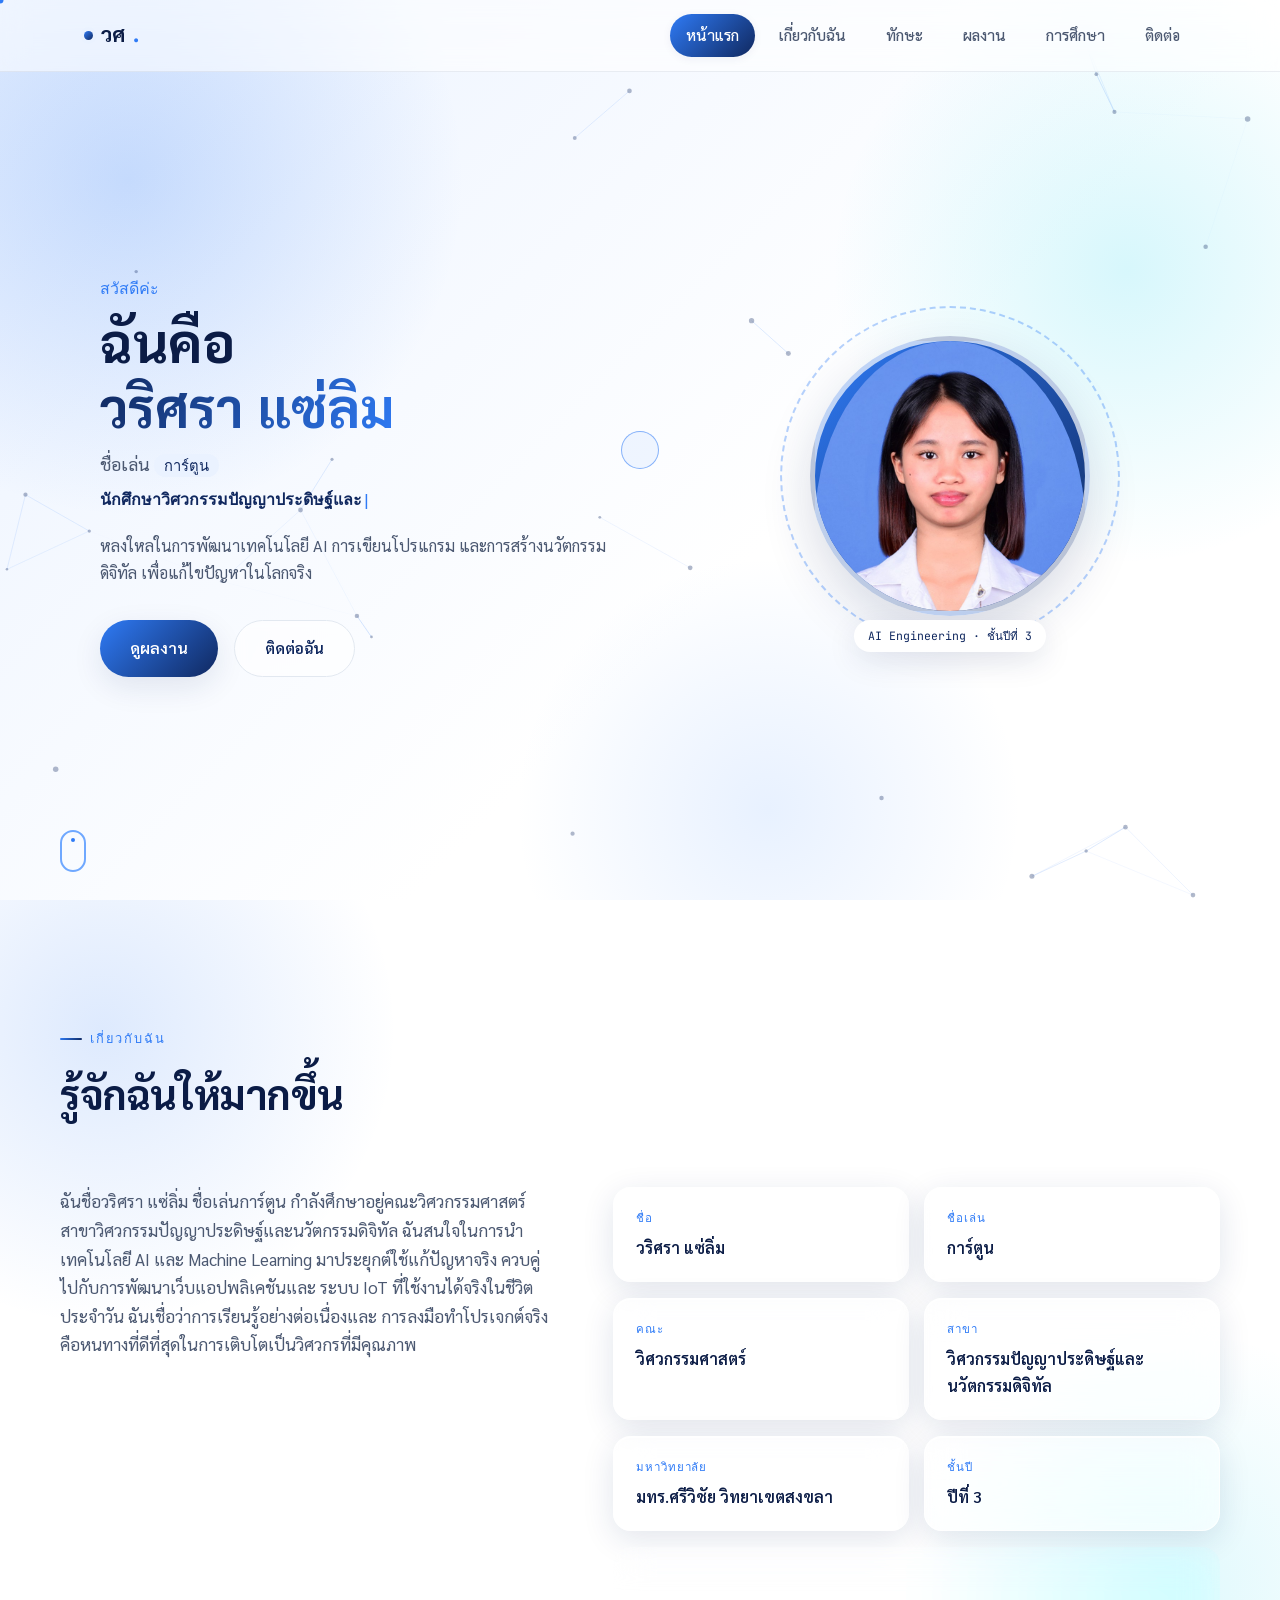
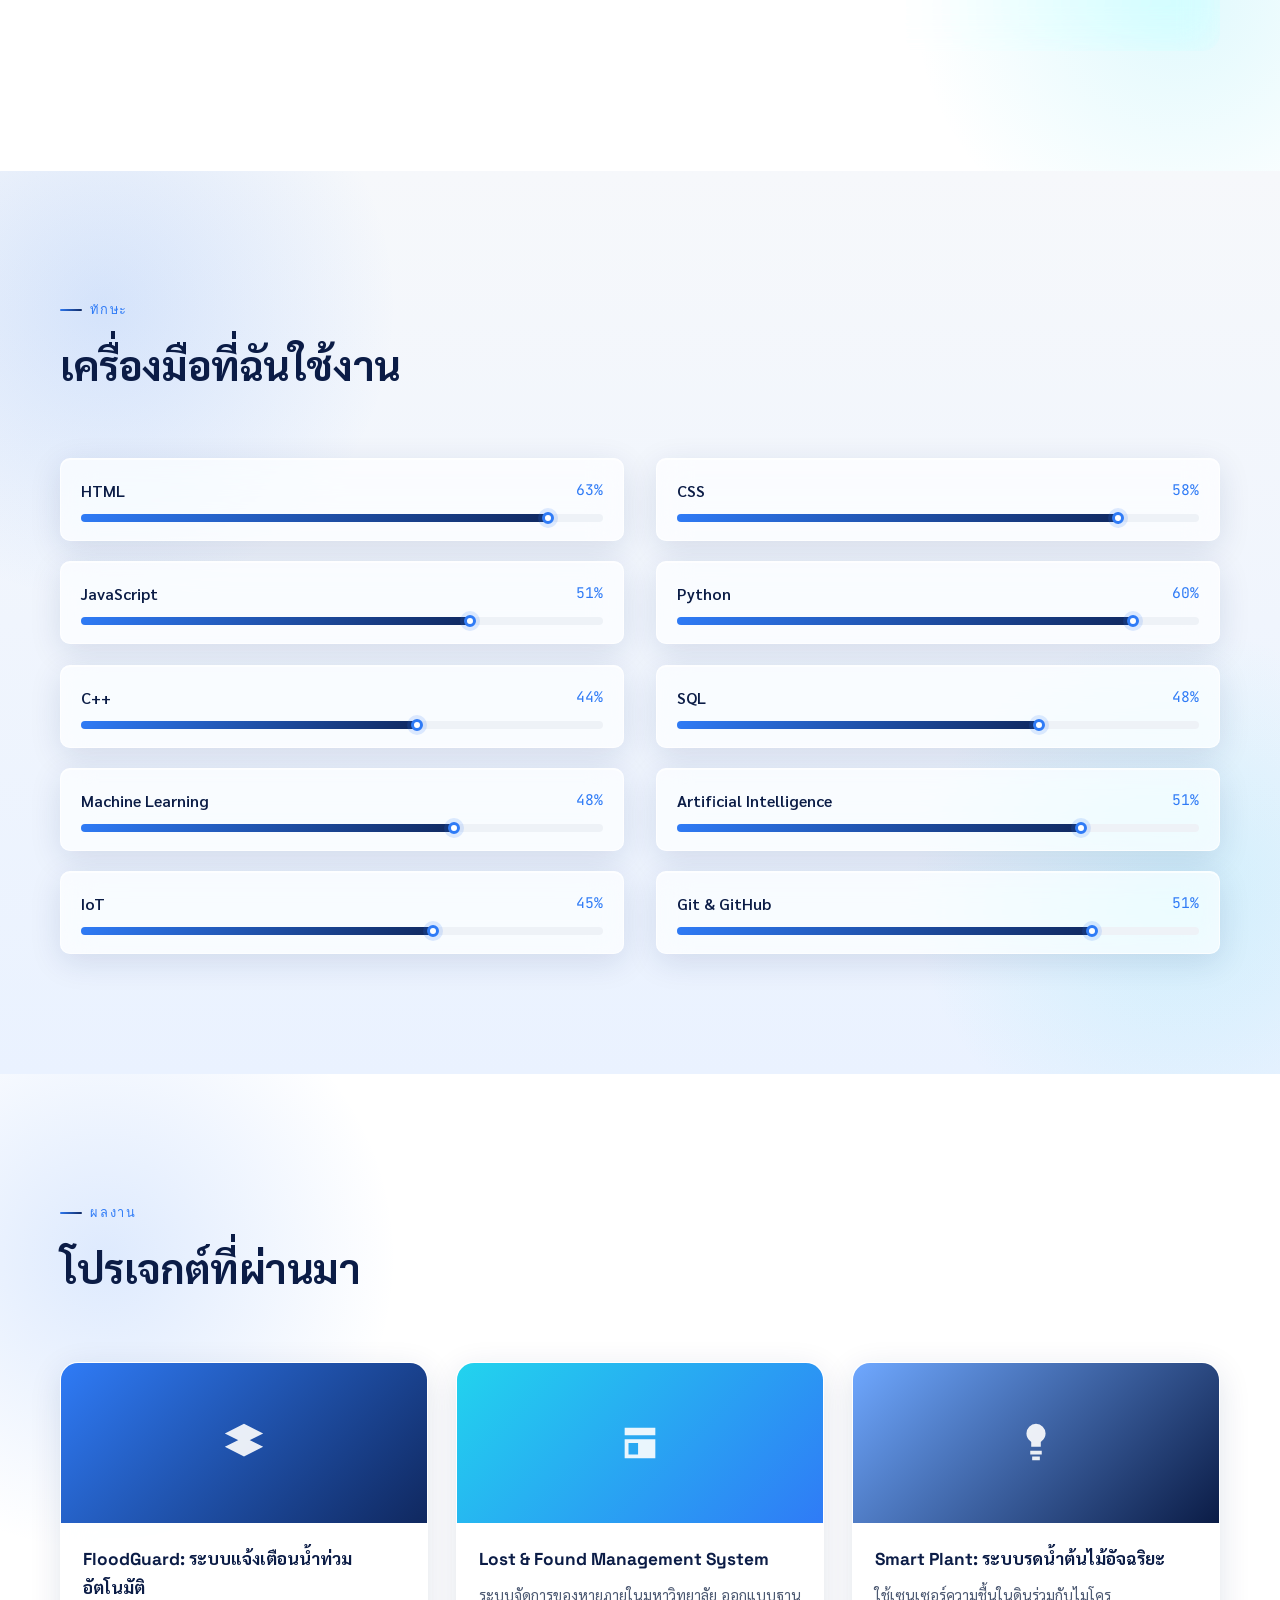
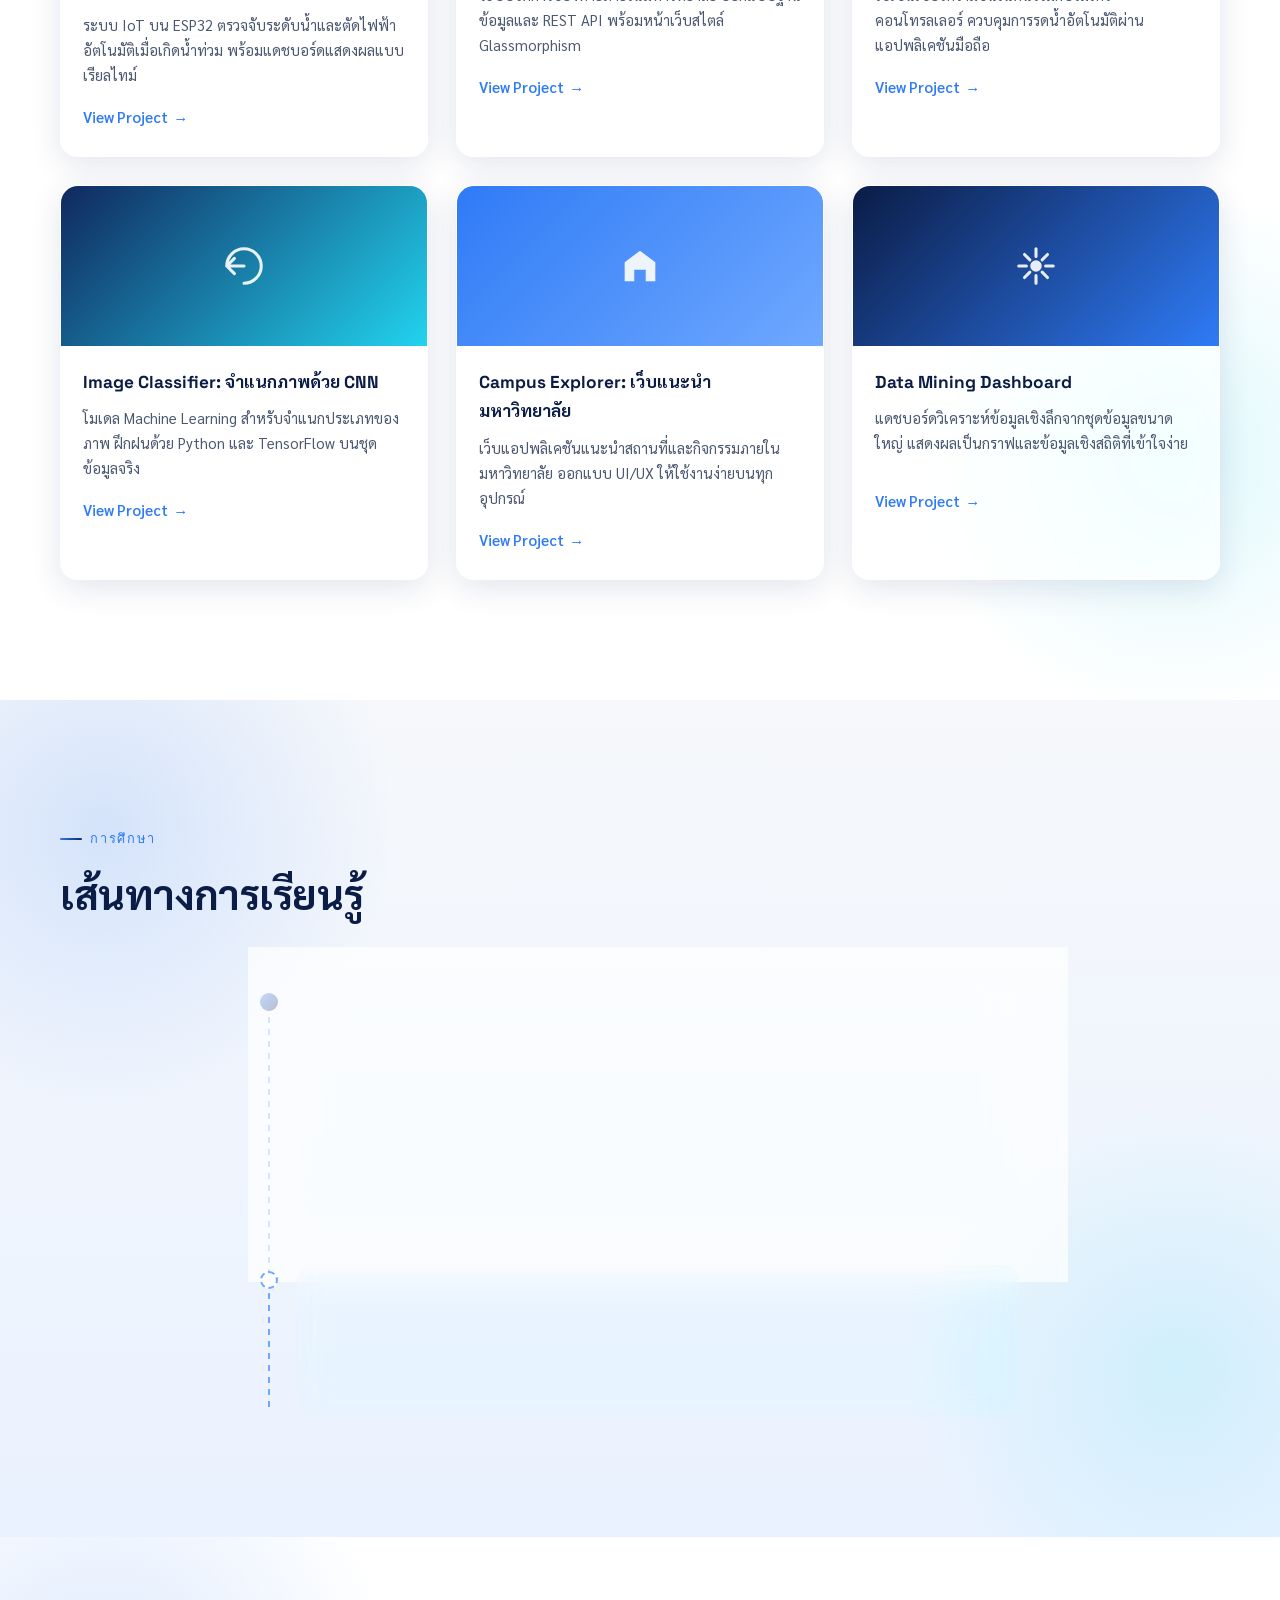
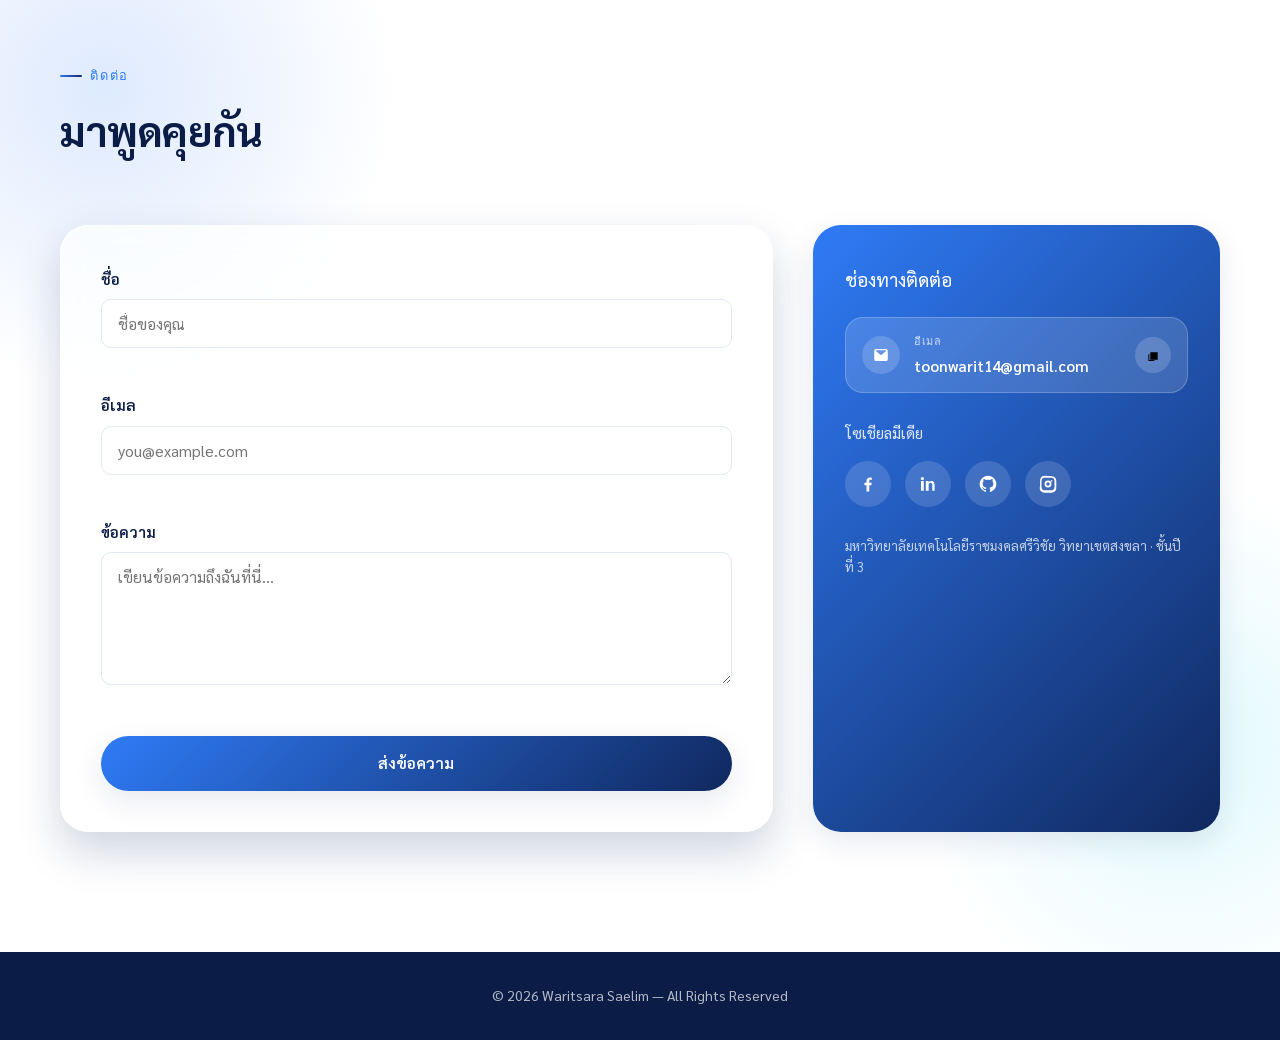
<file: frontend/index.html>
<!DOCTYPE html>
<html lang="th">
<head>
  <meta charset="UTF-8" />
  <meta name="viewport" content="width=device-width, initial-scale=1.0" />
  <title>วริศรา แซ่ลิ่ม | Portfolio</title>
  <meta name="description" content="Portfolio ของวริศรา แซ่ลิ่ม (การ์ตูน) นักศึกษาวิศวกรรมปัญญาประดิษฐ์และนวัตกรรมดิจิทัล" />

  <!-- Google Fonts: Space Grotesk สำหรับหัวข้อ, Sarabun สำหรับเนื้อหาภาษาไทย, JetBrains Mono สำหรับตัวเลข/ค่าตัวแปร -->
  <link rel="preconnect" href="https://fonts.googleapis.com">
  <link rel="preconnect" href="https://fonts.gstatic.com" crossorigin>
  <link href="https://fonts.googleapis.com/css2?family=Space+Grotesk:wght@500;600;700&family=Sarabun:wght@300;400;500;600;700&family=JetBrains+Mono:wght@400;500&display=swap" rel="stylesheet">

  <link rel="stylesheet" href="style.css" />
</head>
<body>

  <!-- ===================== NAVBAR ===================== -->
  <header class="navbar" id="navbar">
    <div class="navbar__inner">
      <a href="#home" class="navbar__logo">
        <span class="navbar__logo-node"></span>
        วศ<span class="navbar__logo-accent">.</span>
      </a>

      <nav class="navbar__menu" id="navbarMenu">
        <a href="#home" class="navbar__link active">หน้าแรก</a>
        <a href="#about" class="navbar__link">เกี่ยวกับฉัน</a>
        <a href="#skills" class="navbar__link">ทักษะ</a>
        <a href="#portfolio" class="navbar__link">ผลงาน</a>
        <a href="#education" class="navbar__link">การศึกษา</a>
        <a href="#contact" class="navbar__link">ติดต่อ</a>
      </nav>

      <button class="navbar__toggle" id="navbarToggle" aria-label="เปิดเมนู" aria-expanded="false">
        <span></span><span></span><span></span>
      </button>
    </div>
  </header>

  <!-- ===================== HERO SECTION ===================== -->
  <section class="hero" id="home">
    <!-- Canvas สำหรับวาดโครงข่ายเส้นแบบ Neural Network เป็นลายเซ็นของหน้าเว็บ -->
    <canvas class="hero__network" id="networkCanvas"></canvas>

    <div class="hero__content">
      <p class="hero__eyebrow reveal">สวัสดีค่ะ</p>

      <h1 class="hero__title reveal">
        ฉันคือ
        <span class="hero__name">วริศรา แซ่ลิ่ม</span>
      </h1>

      <p class="hero__nickname reveal">
        ชื่อเล่น <span class="hero__nickname-tag">การ์ตูน</span>
      </p>

      <p class="hero__role reveal">
        <span class="hero__typing" id="typingText"></span><span class="hero__typing-cursor">|</span>
      </p>

      <p class="hero__desc reveal">
        หลงใหลในการพัฒนาเทคโนโลยี AI การเขียนโปรแกรม และการสร้างนวัตกรรมดิจิทัล
        เพื่อแก้ไขปัญหาในโลกจริง
      </p>

      <div class="hero__actions reveal">
        <a href="#portfolio" class="btn btn--primary">ดูผลงาน</a>
        <a href="#contact" class="btn btn--ghost">ติดต่อฉัน</a>
      </div>
    </div>

    <div class="hero__avatar reveal">
      <div class="hero__avatar-ring"></div>
      <div class="hero__avatar-photo" role="img" aria-label="รูปโปรไฟล์ของวริศรา แซ่ลิ่ม">
        <img src="0af2869e-5477-491c-a26a-8c30cda0b131.jpg" alt="รูปโปรไฟล์ของวริศรา แซ่ลิ่ม">
      </div>
      <span class="hero__avatar-badge">AI Engineering · ชั้นปีที่ 3</span>
    </div>

    <a href="#about" class="hero__scroll-hint" aria-label="เลื่อนลงเพื่อดูเพิ่มเติม">
      <span></span>
    </a>
  </section>

  <!-- ===================== ABOUT ME ===================== -->
  <section class="section" id="about">
    <div class="section__inner">
      <p class="section__eyebrow reveal">เกี่ยวกับฉัน</p>
      <h2 class="section__title reveal">รู้จักฉันให้มากขึ้น</h2>

      <div class="about">
        <div class="about__text reveal">
          <p>
            ฉันชื่อวริศรา แซ่ลิ่ม ชื่อเล่นการ์ตูน กำลังศึกษาอยู่คณะวิศวกรรมศาสตร์
            สาขาวิศวกรรมปัญญาประดิษฐ์และนวัตกรรมดิจิทัล ฉันสนใจในการนำเทคโนโลยี AI และ
            Machine Learning มาประยุกต์ใช้แก้ปัญหาจริง ควบคู่ไปกับการพัฒนาเว็บแอปพลิเคชันและ
            ระบบ IoT ที่ใช้งานได้จริงในชีวิตประจำวัน ฉันเชื่อว่าการเรียนรู้อย่างต่อเนื่องและ
            การลงมือทำโปรเจกต์จริงคือหนทางที่ดีที่สุดในการเติบโตเป็นวิศวกรที่มีคุณภาพ
          </p>
        </div>

        <div class="about__grid">
          <div class="info-card tilt reveal">
            <span class="info-card__label">ชื่อ</span>
            <span class="info-card__value">วริศรา แซ่ลิ่ม</span>
          </div>
          <div class="info-card tilt reveal">
            <span class="info-card__label">ชื่อเล่น</span>
            <span class="info-card__value">การ์ตูน</span>
          </div>
          <div class="info-card tilt reveal">
            <span class="info-card__label">คณะ</span>
            <span class="info-card__value">วิศวกรรมศาสตร์</span>
          </div>
          <div class="info-card tilt reveal">
            <span class="info-card__label">สาขา</span>
            <span class="info-card__value">วิศวกรรมปัญญาประดิษฐ์และนวัตกรรมดิจิทัล</span>
          </div>
          <div class="info-card tilt reveal">
            <span class="info-card__label">มหาวิทยาลัย</span>
            <span class="info-card__value">มทร.ศรีวิชัย วิทยาเขตสงขลา</span>
          </div>
          <div class="info-card tilt reveal">
            <span class="info-card__label">ชั้นปี</span>
            <span class="info-card__value">ปีที่ 3</span>
          </div>
          <div class="info-card info-card--wide reveal">
            <span class="info-card__label">ความสนใจ</span>
            <div class="info-card__tags">
              <span class="tag">AI</span>
              <span class="tag">Machine Learning</span>
              <span class="tag">Web Development</span>
              <span class="tag">IoT</span>
              <span class="tag">Programming</span>
            </div>
          </div>
        </div>
      </div>
    </div>
  </section>

  <!-- ===================== SKILLS ===================== -->
  <section class="section section--tinted" id="skills">
    <div class="section__inner">
      <p class="section__eyebrow reveal">ทักษะ</p>
      <h2 class="section__title reveal">เครื่องมือที่ฉันใช้งาน</h2>

      <div class="skills-grid">

        <div class="skill-card tilt reveal">
          <div class="skill-card__head">
            <span class="skill-card__name">HTML</span>
            <span class="skill-card__value" data-target="90">0%</span>
          </div>
          <div class="skill-bar"><div class="skill-bar__fill" data-fill="90"><span class="skill-bar__node"></span></div></div>
        </div>

        <div class="skill-card tilt reveal">
          <div class="skill-card__head">
            <span class="skill-card__name">CSS</span>
            <span class="skill-card__value" data-target="85">0%</span>
          </div>
          <div class="skill-bar"><div class="skill-bar__fill" data-fill="85"><span class="skill-bar__node"></span></div></div>
        </div>

        <div class="skill-card tilt reveal">
          <div class="skill-card__head">
            <span class="skill-card__name">JavaScript</span>
            <span class="skill-card__value" data-target="75">0%</span>
          </div>
          <div class="skill-bar"><div class="skill-bar__fill" data-fill="75"><span class="skill-bar__node"></span></div></div>
        </div>

        <div class="skill-card tilt reveal">
          <div class="skill-card__head">
            <span class="skill-card__name">Python</span>
            <span class="skill-card__value" data-target="88">0%</span>
          </div>
          <div class="skill-bar"><div class="skill-bar__fill" data-fill="88"><span class="skill-bar__node"></span></div></div>
        </div>

        <div class="skill-card tilt reveal">
          <div class="skill-card__head">
            <span class="skill-card__name">C++</span>
            <span class="skill-card__value" data-target="65">0%</span>
          </div>
          <div class="skill-bar"><div class="skill-bar__fill" data-fill="65"><span class="skill-bar__node"></span></div></div>
        </div>

        <div class="skill-card tilt reveal">
          <div class="skill-card__head">
            <span class="skill-card__name">SQL</span>
            <span class="skill-card__value" data-target="70">0%</span>
          </div>
          <div class="skill-bar"><div class="skill-bar__fill" data-fill="70"><span class="skill-bar__node"></span></div></div>
        </div>

        <div class="skill-card tilt reveal">
          <div class="skill-card__head">
            <span class="skill-card__name">Machine Learning</span>
            <span class="skill-card__value" data-target="72">0%</span>
          </div>
          <div class="skill-bar"><div class="skill-bar__fill" data-fill="72"><span class="skill-bar__node"></span></div></div>
        </div>

        <div class="skill-card tilt reveal">
          <div class="skill-card__head">
            <span class="skill-card__name">Artificial Intelligence</span>
            <span class="skill-card__value" data-target="78">0%</span>
          </div>
          <div class="skill-bar"><div class="skill-bar__fill" data-fill="78"><span class="skill-bar__node"></span></div></div>
        </div>

        <div class="skill-card tilt reveal">
          <div class="skill-card__head">
            <span class="skill-card__name">IoT</span>
            <span class="skill-card__value" data-target="68">0%</span>
          </div>
          <div class="skill-bar"><div class="skill-bar__fill" data-fill="68"><span class="skill-bar__node"></span></div></div>
        </div>

        <div class="skill-card tilt reveal">
          <div class="skill-card__head">
            <span class="skill-card__name">Git &amp; GitHub</span>
            <span class="skill-card__value" data-target="80">0%</span>
          </div>
          <div class="skill-bar"><div class="skill-bar__fill" data-fill="80"><span class="skill-bar__node"></span></div></div>
        </div>

      </div>
    </div>
  </section>

  <!-- ===================== PORTFOLIO ===================== -->
  <section class="section" id="portfolio">
    <div class="section__inner">
      <p class="section__eyebrow reveal">ผลงาน</p>
      <h2 class="section__title reveal">โปรเจกต์ที่ผ่านมา</h2>

      <div class="portfolio-grid">

        <article class="project-card tilt reveal">
          <div class="project-card__thumb project-card__thumb--1">
            <svg viewBox="0 0 24 24" class="project-card__icon"><path d="M12 2 2 7l10 5 10-5-10-5Zm0 7L2 14l10 5 10-5-10-5Z" fill="currentColor"/></svg>
          </div>
          <div class="project-card__body">
            <h3 class="project-card__title">FloodGuard: ระบบแจ้งเตือนน้ำท่วมอัตโนมัติ</h3>
            <p class="project-card__desc">ระบบ IoT บน ESP32 ตรวจจับระดับน้ำและตัดไฟฟ้าอัตโนมัติเมื่อเกิดน้ำท่วม พร้อมแดชบอร์ดแสดงผลแบบเรียลไทม์</p>
            <a href="#" class="project-card__link">View Project <span>→</span></a>
          </div>
        </article>

        <article class="project-card tilt reveal">
          <div class="project-card__thumb project-card__thumb--2">
            <svg viewBox="0 0 24 24" class="project-card__icon"><path d="M4 4h16v4H4V4Zm0 6h16v10H4V10Zm2 2v6h5v-6H6Z" fill="currentColor"/></svg>
          </div>
          <div class="project-card__body">
            <h3 class="project-card__title">Lost &amp; Found Management System</h3>
            <p class="project-card__desc">ระบบจัดการของหายภายในมหาวิทยาลัย ออกแบบฐานข้อมูลและ REST API พร้อมหน้าเว็บสไตล์ Glassmorphism</p>
            <a href="#" class="project-card__link">View Project <span>→</span></a>
          </div>
        </article>

        <article class="project-card tilt reveal">
          <div class="project-card__thumb project-card__thumb--3">
            <svg viewBox="0 0 24 24" class="project-card__icon"><path d="M12 2a5 5 0 0 0-5 5c0 2 1 3 2 4l.5.5V14h5v-2.5l.5-.5c1-1 2-2 2-4a5 5 0 0 0-5-5ZM9 16h6v2H9v-2Zm1 3h4v2h-4v-2Z" fill="currentColor"/></svg>
          </div>
          <div class="project-card__body">
            <h3 class="project-card__title">Smart Plant: ระบบรดน้ำต้นไม้อัจฉริยะ</h3>
            <p class="project-card__desc">ใช้เซนเซอร์ความชื้นในดินร่วมกับไมโครคอนโทรลเลอร์ ควบคุมการรดน้ำอัตโนมัติผ่านแอปพลิเคชันมือถือ</p>
            <a href="#" class="project-card__link">View Project <span>→</span></a>
          </div>
        </article>

        <article class="project-card tilt reveal">
          <div class="project-card__thumb project-card__thumb--4">
            <svg viewBox="0 0 24 24" class="project-card__icon"><path d="M3 12a9 9 0 1 1 9 9M3 12h9m-9 0 4-4m-4 4 4 4" stroke="currentColor" stroke-width="1.6" fill="none" stroke-linecap="round" stroke-linejoin="round"/></svg>
          </div>
          <div class="project-card__body">
            <h3 class="project-card__title">Image Classifier: จำแนกภาพด้วย CNN</h3>
            <p class="project-card__desc">โมเดล Machine Learning สำหรับจำแนกประเภทของภาพ ฝึกฝนด้วย Python และ TensorFlow บนชุดข้อมูลจริง</p>
            <a href="#" class="project-card__link">View Project <span>→</span></a>
          </div>
        </article>

        <article class="project-card tilt reveal">
          <div class="project-card__thumb project-card__thumb--5">
            <svg viewBox="0 0 24 24" class="project-card__icon"><path d="M4 20V10l8-6 8 6v10h-5v-6H9v6H4Z" fill="currentColor"/></svg>
          </div>
          <div class="project-card__body">
            <h3 class="project-card__title">Campus Explorer: เว็บแนะนำมหาวิทยาลัย</h3>
            <p class="project-card__desc">เว็บแอปพลิเคชันแนะนำสถานที่และกิจกรรมภายในมหาวิทยาลัย ออกแบบ UI/UX ให้ใช้งานง่ายบนทุกอุปกรณ์</p>
            <a href="#" class="project-card__link">View Project <span>→</span></a>
          </div>
        </article>

        <article class="project-card tilt reveal">
          <div class="project-card__thumb project-card__thumb--6">
            <svg viewBox="0 0 24 24" class="project-card__icon"><path d="M12 3v4M12 17v4M3 12h4M17 12h4M6 6l2.8 2.8M15.2 15.2 18 18M6 18l2.8-2.8M15.2 8.8 18 6" stroke="currentColor" stroke-width="1.6" stroke-linecap="round"/><circle cx="12" cy="12" r="3" fill="currentColor"/></svg>
          </div>
          <div class="project-card__body">
            <h3 class="project-card__title">Data Mining Dashboard</h3>
            <p class="project-card__desc">แดชบอร์ดวิเคราะห์ข้อมูลเชิงลึกจากชุดข้อมูลขนาดใหญ่ แสดงผลเป็นกราฟและข้อมูลเชิงสถิติที่เข้าใจง่าย</p>
            <a href="#" class="project-card__link">View Project <span>→</span></a>
          </div>
        </article>

      </div>
    </div>
  </section>

  <!-- ===================== EDUCATION ===================== -->
  <section class="section section--tinted" id="education">
    <div class="section__inner">
      <p class="section__eyebrow reveal">การศึกษา</p>
      <h2 class="section__title reveal">เส้นทางการเรียนรู้</h2>

      <div class="timeline">
        <div class="timeline__line"></div>

        <div class="timeline__item reveal">
          <div class="timeline__node timeline__node--active"></div>
          <div class="timeline__card">
            <span class="timeline__status">กำลังศึกษา</span>
            <h3 class="timeline__title">ปริญญาตรี คณะวิศวกรรมศาสตร์</h3>
            <p class="timeline__subtitle">สาขาวิศวกรรมปัญญาประดิษฐ์และนวัตกรรมดิจิทัล</p>
            <p class="timeline__desc">
              ศึกษาด้าน Cybersecurity, Web Application Development, Data Analysis and Data Mining,
              AI and Digital Innovation รวมถึง Advanced Machine Learning ผ่านการทำโปรเจกต์และ
              แล็บภาคปฏิบัติอย่างต่อเนื่อง
            </p>
          </div>
        </div>

        <div class="timeline__item timeline__item--future reveal">
          <div class="timeline__node timeline__node--future"></div>
          <div class="timeline__card timeline__card--future">
            <span class="timeline__status timeline__status--future">เป้าหมายถัดไป</span>
            <h3 class="timeline__title">สำเร็จการศึกษา &amp; ก้าวสู่สายงาน AI Engineering</h3>
            <p class="timeline__desc">มุ่งพัฒนาทักษะเพื่อทำงานหรือฝึกงานในสายงาน AI / Data Engineering</p>
          </div>
        </div>
      </div>
    </div>
  </section>

  <!-- ===================== CONTACT ===================== -->
  <section class="section" id="contact">
    <div class="section__inner">
      <p class="section__eyebrow reveal">ติดต่อ</p>
      <h2 class="section__title reveal">มาพูดคุยกัน</h2>

      <div class="contact">
        <form class="contact__form reveal" id="contactForm" novalidate>
          <div class="form-group">
            <label for="name">ชื่อ</label>
            <input type="text" id="name" name="name" placeholder="ชื่อของคุณ" autocomplete="name" />
            <span class="form-error" id="nameError"></span>
          </div>

          <div class="form-group">
            <label for="email">อีเมล</label>
            <input type="email" id="email" name="email" placeholder="you@example.com" autocomplete="email" />
            <span class="form-error" id="emailError"></span>
          </div>

          <div class="form-group">
            <label for="message">ข้อความ</label>
            <textarea id="message" name="message" rows="5" placeholder="เขียนข้อความถึงฉันที่นี่..."></textarea>
            <span class="form-error" id="messageError"></span>
          </div>

          <button type="submit" class="btn btn--primary btn--block">ส่งข้อความ</button>
          <p class="form-success" id="formSuccess">ขอบคุณสำหรับข้อความค่ะ 🎉 ฉันจะติดต่อกลับโดยเร็วที่สุด</p>
        </form>

        <div class="contact__side reveal">
          <p class="contact__side-title">ช่องทางติดต่อ</p>

          <div class="contact-row">
            <span class="contact-row__icon">
              <svg viewBox="0 0 24 24"><path d="M3 6.5A2.5 2.5 0 0 1 5.5 4h13A2.5 2.5 0 0 1 21 6.5v11a2.5 2.5 0 0 1-2.5 2.5h-13A2.5 2.5 0 0 1 3 17.5v-11Zm2.2.3 6.3 5.1a1 1 0 0 0 1 0l6.3-5.1a.6.6 0 0 0-.4-1H5.6a.6.6 0 0 0-.4 1Z" fill="currentColor"/></svg>
            </span>
            <div class="contact-row__text">
              <span class="contact-row__label">อีเมล</span>
              <a href="mailto:toonwarit14@gmail.com" class="contact-row__value">toonwarit14@gmail.com</a>
            </div>
            <button type="button" class="contact-row__copy" id="copyEmailBtn" aria-label="คัดลอกอีเมล">
              <svg viewBox="0 0 24 24"><path d="M8 8h11v11H8V8Zm-3 3h1.5v8.5H14V21H5V11Z" fill="currentColor"/></svg>
            </button>
            <span class="contact-row__toast" id="copyToast">คัดลอกแล้ว ✓</span>
          </div>

          <p class="contact__side-title contact__side-title--sub">โซเชียลมีเดีย</p>
          <div class="social-links">
            <a href="#" class="social-link" aria-label="Facebook: Waritsara Saelim" data-tooltip="Waritsara Saelim">
              <svg viewBox="0 0 24 24"><path d="M13.5 21v-7.5h2.5l.4-3H13.5V8.5c0-.87.24-1.46 1.5-1.46h1.6V4.35C16.3 4.24 15.4 4.15 14.36 4.15c-2.44 0-4.11 1.49-4.11 4.22V10.5H7.75v3h2.5V21h3.25Z" fill="currentColor"/></svg>
            </a>
            <a href="#" class="social-link" aria-label="LinkedIn: Waritsara Saelim" data-tooltip="Waritsara Saelim">
              <svg viewBox="0 0 24 24"><path d="M6.94 8.5H3.56V20h3.38V8.5ZM5.25 3.5a1.96 1.96 0 1 0 0 3.92 1.96 1.96 0 0 0 0-3.92ZM20.5 20h-3.38v-6.08c0-1.45-.03-3.32-2.02-3.32-2.03 0-2.34 1.58-2.34 3.22V20H9.38V8.5h3.24v1.57h.05c.45-.85 1.56-1.75 3.2-1.75 3.43 0 4.06 2.26 4.06 5.2V20Z" fill="currentColor"/></svg>
            </a>
            <a href="#" class="social-link" aria-label="GitHub" data-tooltip="GitHub">
              <svg viewBox="0 0 24 24"><path d="M12 2a10 10 0 0 0-3.16 19.49c.5.09.68-.22.68-.48v-1.7c-2.78.6-3.37-1.34-3.37-1.34-.46-1.15-1.11-1.46-1.11-1.46-.9-.62.07-.6.07-.6 1 .07 1.53 1.03 1.53 1.03.9 1.52 2.34 1.08 2.91.83.09-.65.35-1.08.63-1.33-2.22-.25-4.56-1.11-4.56-4.95 0-1.09.39-1.99 1.03-2.69-.1-.26-.45-1.29.1-2.68 0 0 .84-.27 2.75 1.02a9.6 9.6 0 0 1 5 0c1.91-1.29 2.75-1.02 2.75-1.02.55 1.39.2 2.42.1 2.68.64.7 1.03 1.6 1.03 2.69 0 3.85-2.34 4.7-4.57 4.94.36.31.68.92.68 1.85v2.74c0 .27.18.58.69.48A10 10 0 0 0 12 2Z" fill="currentColor"/></svg>
            </a>
            <a href="#" class="social-link" aria-label="Instagram" data-tooltip="Instagram">
              <svg viewBox="0 0 24 24"><path d="M12 2.5c2.72 0 3.05.01 4.12.06 1.06.05 1.79.22 2.43.47.66.26 1.22.6 1.77 1.15.55.55.9 1.11 1.15 1.77.25.64.42 1.37.47 2.43.05 1.07.06 1.4.06 4.12s-.01 3.05-.06 4.12c-.05 1.06-.22 1.79-.47 2.43a4.9 4.9 0 0 1-1.15 1.77 4.9 4.9 0 0 1-1.77 1.15c-.64.25-1.37.42-2.43.47-1.07.05-1.4.06-4.12.06s-3.05-.01-4.12-.06c-1.06-.05-1.79-.22-2.43-.47a4.9 4.9 0 0 1-1.77-1.15 4.9 4.9 0 0 1-1.15-1.77c-.25-.64-.42-1.37-.47-2.43C2.51 15.05 2.5 14.72 2.5 12s.01-3.05.06-4.12c.05-1.06.22-1.79.47-2.43.26-.66.6-1.22 1.15-1.77A4.9 4.9 0 0 1 5.95 2.53c.64-.25 1.37-.42 2.43-.47C9.45 2.01 9.78 2 12 2.5Zm0 2c-2.67 0-2.99.01-4.04.06-.87.04-1.34.18-1.66.31-.42.16-.72.36-1.03.67-.31.31-.51.61-.67 1.03-.13.32-.27.79-.31 1.66C4.24 9.28 4.23 9.6 4.23 12s.01 2.72.06 3.77c.04.87.18 1.34.31 1.66.16.42.36.72.67 1.03.31.31.61.51 1.03.67.32.13.79.27 1.66.31 1.05.05 1.37.06 4.04.06s2.99-.01 4.04-.06c.87-.04 1.34-.18 1.66-.31.42-.16.72-.36 1.03-.67.31-.31.51-.61.67-1.03.13-.32.27-.79.31-1.66.05-1.05.06-1.37.06-3.77s-.01-2.72-.06-3.77c-.04-.87-.18-1.34-.31-1.66a2.8 2.8 0 0 0-.67-1.03 2.8 2.8 0 0 0-1.03-.67c-.32-.13-.79-.27-1.66-.31C14.99 4.51 14.67 4.5 12 4.5Zm0 3.4a4.1 4.1 0 1 1 0 8.2 4.1 4.1 0 0 1 0-8.2Zm0 2a2.1 2.1 0 1 0 0 4.2 2.1 2.1 0 0 0 0-4.2Zm4.3-2.6a.96.96 0 1 1 0 1.92.96.96 0 0 1 0-1.92Z" fill="currentColor"/></svg>
            </a>
          </div>

          <p class="contact__note">มหาวิทยาลัยเทคโนโลยีราชมงคลศรีวิชัย วิทยาเขตสงขลา · ชั้นปีที่ 3</p>
        </div>
      </div>
    </div>
  </section>

  <!-- ===================== FOOTER ===================== -->
  <footer class="footer">
    <p>© <span id="currentYear"></span> Waritsara Saelim — All Rights Reserved</p>
  </footer>

  <!-- ปุ่มเลื่อนกลับขึ้นด้านบน -->
  <button class="scroll-top" id="scrollTopBtn" aria-label="เลื่อนกลับขึ้นด้านบน">↑</button>

  <!-- Custom Cursor: วงแหวนตามเมาส์ + จุดกลาง (ทำงานเฉพาะอุปกรณ์ที่มีเมาส์) -->
  <div class="cursor-ring" id="cursorRing"></div>
  <div class="cursor-dot" id="cursorDot"></div>

  <!-- Canvas สำหรับ Particle Trail ที่ลอยตามการเคลื่อนไหวของเมาส์ทั่วทั้งหน้า -->
  <canvas class="particle-trail" id="particleCanvas"></canvas>

  <script src="script.js"></script>
</body>
</html>
</file>
<file: frontend/style.css>
/* =======================================================================
   ตัวแปรสี / ฟอนต์ / ระยะห่าง (Design Tokens)
   โทนสีหลัก: ขาว, ฟ้า, น้ำเงิน, เทาอ่อน ตามที่กำหนดไว้ในโจทย์
   ========================================================================= */
:root {
  /* สี */
  --white: #ffffff;
  --gray-50: #f6f8fb;
  --gray-100: #eef2f7;
  --gray-200: #e2e8f0;
  --gray-400: #94a3b8;
  --ink: #16213a;
  --ink-soft: #4b5871;

  --blue: #2f7bf6;
  --blue-light: #eaf2ff;
  --blue-soft: #6fa8ff;
  --navy: #10285f;
  --navy-deep: #0b1c46;
  --cyan: #22d3ee;

  --gradient-primary: linear-gradient(135deg, var(--blue) 0%, var(--navy) 100%);
  --gradient-soft: linear-gradient(135deg, var(--blue-light) 0%, var(--white) 60%);
  --gradient-text: linear-gradient(120deg, var(--navy) 0%, var(--blue) 60%, var(--cyan) 100%);

  /* ฟอนต์: Space Grotesk = หัวข้อ, Sarabun = เนื้อหาไทย, JetBrains Mono = ตัวเลข/label */
  --font-display: 'Space Grotesk', 'Sarabun', sans-serif;
  --font-body: 'Sarabun', sans-serif;
  --font-mono: 'JetBrains Mono', monospace;

  /* เงา / ความโค้ง */
  --shadow-sm: 0 2px 10px rgba(16, 40, 95, 0.06);
  --shadow-md: 0 10px 30px rgba(16, 40, 95, 0.10);
  --shadow-lg: 0 20px 50px rgba(16, 40, 95, 0.16);
  --radius-sm: 10px;
  --radius-md: 18px;
  --radius-lg: 28px;

  /* ระยะเวลา transition */
  --ease: cubic-bezier(0.22, 1, 0.36, 1);
  --dur: 0.45s;

  --nav-height: 72px;
  --container: 1160px;

  /* Glassmorphism tokens */
  --glass-bg: rgba(255, 255, 255, 0.55);
  --glass-bg-strong: rgba(255, 255, 255, 0.7);
  --glass-border: rgba(255, 255, 255, 0.7);
  --glass-shadow: 0 8px 32px rgba(16, 40, 95, 0.12), inset 0 1px 0 rgba(255, 255, 255, 0.7);
  --glass-shadow-hover: 0 20px 45px rgba(16, 40, 95, 0.20), inset 0 1px 0 rgba(255, 255, 255, 0.8);
}

/* =======================================================================
   Reset พื้นฐาน
   ========================================================================= */
* { margin: 0; padding: 0; box-sizing: border-box; }

html {
  scroll-behavior: smooth;
  scroll-padding-top: var(--nav-height);
}

body {
  font-family: var(--font-body);
  color: var(--ink);
  background: var(--white);
  line-height: 1.7;
  overflow-x: hidden;
  -webkit-font-smoothing: antialiased;
}

a { text-decoration: none; color: inherit; }
ul, ol { list-style: none; }
button { font: inherit; cursor: pointer; border: none; background: none; }
img { max-width: 100%; display: block; }

@media (prefers-reduced-motion: reduce) {
  *, *::before, *::after {
    animation-duration: 0.001ms !important;
    animation-iteration-count: 1 !important;
    transition-duration: 0.001ms !important;
    scroll-behavior: auto !important;
  }
}

/* focus แบบมองเห็นได้ชัดเจน เพื่อการเข้าถึง */
a:focus-visible,
button:focus-visible,
input:focus-visible,
textarea:focus-visible {
  outline: 2px solid var(--blue);
  outline-offset: 3px;
  border-radius: 4px;
}

/* =======================================================================
   Utility Layout
   ========================================================================= */
.section {
  padding: 120px 24px;
  position: relative;
}
.section--tinted {
  background: linear-gradient(180deg, var(--gray-50) 0%, var(--blue-light) 100%);
}
.section__inner {
  max-width: var(--container);
  margin: 0 auto;
}
.section__eyebrow {
  font-family: var(--font-mono);
  font-size: 0.8rem;
  letter-spacing: 0.14em;
  text-transform: uppercase;
  color: var(--blue);
  margin-bottom: 12px;
  display: inline-flex;
  align-items: center;
  gap: 8px;
}
.section__eyebrow::before {
  content: "";
  width: 22px;
  height: 2px;
  background: var(--gradient-primary);
  display: inline-block;
  border-radius: 2px;
}
.section__title {
  font-family: var(--font-display);
  font-size: clamp(1.8rem, 3.2vw, 2.6rem);
  font-weight: 700;
  color: var(--navy-deep);
  margin-bottom: 56px;
  letter-spacing: -0.01em;
}

/* ปุ่มมาตรฐาน */
.btn {
  display: inline-flex;
  align-items: center;
  justify-content: center;
  gap: 8px;
  padding: 14px 30px;
  border-radius: 999px;
  font-weight: 600;
  font-size: 0.98rem;
  transition: transform var(--dur) var(--ease), box-shadow var(--dur) var(--ease), background var(--dur) var(--ease);
  white-space: nowrap;
}
.btn--primary {
  background: var(--gradient-primary);
  color: var(--white);
  box-shadow: var(--shadow-md);
}
.btn--primary:hover {
  transform: translateY(-3px);
  box-shadow: 0 16px 34px rgba(47, 123, 246, 0.35);
}
.btn--ghost {
  background: rgba(255, 255, 255, 0.6);
  color: var(--navy);
  border: 1.5px solid var(--gray-200);
  backdrop-filter: blur(6px);
}
.btn--ghost:hover {
  border-color: var(--blue);
  color: var(--blue);
  transform: translateY(-3px);
}
.btn--block { width: 100%; }

/* =======================================================================
   Scroll Reveal (JS จะเติม class .is-visible เมื่อ scroll ถึง)
   ========================================================================= */
.reveal {
  opacity: 0;
  transform: translateY(28px);
  transition: opacity 0.7s var(--ease), transform 0.7s var(--ease);
}
.reveal.is-visible {
  opacity: 1;
  transform: translateY(0);
}

/* =======================================================================
   NAVBAR
   ========================================================================= */
.navbar {
  position: fixed;
  top: 0; left: 0; right: 0;
  height: var(--nav-height);
  z-index: 1000;
  background: rgba(255, 255, 255, 0.55);
  backdrop-filter: blur(14px);
  -webkit-backdrop-filter: blur(14px);
  border-bottom: 1px solid rgba(148, 163, 184, 0.18);
  transition: background var(--dur) var(--ease), box-shadow var(--dur) var(--ease);
}
.navbar.scrolled {
  background: rgba(255, 255, 255, 0.85);
  box-shadow: var(--shadow-sm);
}
.navbar__inner {
  max-width: var(--container);
  margin: 0 auto;
  height: 100%;
  padding: 0 24px;
  display: flex;
  align-items: center;
  justify-content: space-between;
}
.navbar__logo {
  font-family: var(--font-display);
  font-weight: 700;
  font-size: 1.3rem;
  color: var(--navy-deep);
  display: flex;
  align-items: center;
  gap: 8px;
}
.navbar__logo-accent { color: var(--blue); }
.navbar__logo-node {
  width: 9px; height: 9px;
  border-radius: 50%;
  background: var(--gradient-primary);
  box-shadow: 0 0 0 4px var(--blue-light);
}
.navbar__menu {
  display: flex;
  gap: 8px;
}
.navbar__link {
  position: relative;
  padding: 8px 16px;
  font-size: 0.96rem;
  font-weight: 500;
  color: var(--ink-soft);
  border-radius: 999px;
  transition: color var(--dur) var(--ease), background var(--dur) var(--ease);
}
.navbar__link:hover { color: var(--navy); background: var(--gray-100); }
.navbar__link.active {
  color: var(--white);
  background: var(--gradient-primary);
  box-shadow: var(--shadow-sm);
}
.navbar__toggle {
  display: none;
  flex-direction: column;
  gap: 5px;
  width: 32px;
  height: 24px;
  justify-content: center;
}
.navbar__toggle span {
  display: block;
  height: 2px;
  width: 100%;
  background: var(--navy);
  border-radius: 2px;
  transition: transform var(--dur) var(--ease), opacity var(--dur) var(--ease);
}
.navbar__toggle.active span:nth-child(1) { transform: translateY(7px) rotate(45deg); }
.navbar__toggle.active span:nth-child(2) { opacity: 0; }
.navbar__toggle.active span:nth-child(3) { transform: translateY(-7px) rotate(-45deg); }

/* =======================================================================
   HERO SECTION
   ========================================================================= */
.hero {
  position: relative;
  min-height: 100vh;
  display: flex;
  align-items: center;
  justify-content: space-between;
  gap: 60px;
  padding: calc(var(--nav-height) + 60px) 60px 80px;
  background: var(--gradient-soft);
  overflow: hidden;
  flex-wrap: wrap;
}
.hero__network {
  position: absolute;
  inset: 0;
  width: 100%;
  height: 100%;
  z-index: 0;
  opacity: 0.65;
}
.hero__content {
  position: relative;
  z-index: 1;
  max-width: 620px;
  margin-left: 40px;
}
.hero__eyebrow {
  font-family: var(--font-mono);
  color: var(--blue);
  font-size: 1rem;
  margin-bottom: 10px;
}
.hero__title {
  font-family: var(--font-display);
  font-size: clamp(2.2rem, 5vw, 3.4rem);
  font-weight: 700;
  color: var(--navy-deep);
  line-height: 1.2;
  margin-bottom: 6px;
}
.hero__name {
  display: block;
  background: var(--gradient-text);
  -webkit-background-clip: text;
  background-clip: text;
  color: transparent;
}
.hero__nickname {
  font-size: 1.1rem;
  color: var(--ink-soft);
  margin-bottom: 6px;
}
.hero__nickname-tag {
  font-family: var(--font-mono);
  background: var(--blue-light);
  color: var(--navy);
  padding: 2px 10px;
  border-radius: 999px;
  font-size: 0.92rem;
}
.hero__role {
  font-weight: 600;
  color: var(--navy);
  margin-bottom: 18px;
  font-size: 1.08rem;
  min-height: 1.6em;
  display: flex;
  align-items: center;
}
.hero__typing { font-family: var(--font-mono); font-size: 1rem; }
.hero__typing-cursor {
  color: var(--blue);
  font-weight: 400;
  margin-left: 2px;
  animation: typingBlink 0.9s step-end infinite;
}
@keyframes typingBlink {
  0%, 50% { opacity: 1; }
  51%, 100% { opacity: 0; }
}
.hero__desc {
  color: var(--ink-soft);
  max-width: 520px;
  margin-bottom: 34px;
}
.hero__actions { display: flex; gap: 16px; flex-wrap: wrap; }

.hero__avatar {
  position: relative;
  z-index: 1;
  width: 340px;
  height: 340px;
  flex-shrink: 0;
  display: grid;
  place-items: center;
  margin: 0 auto;
}
.hero__avatar-ring {
  position: absolute;
  inset: 0;
  border-radius: 50%;
  border: 2px dashed rgba(47, 123, 246, 0.35);
  animation: spin 24s linear infinite;
}
.hero__avatar-photo {
  width: 280px;
  height: 280px;
  border-radius: 50%;
  background: var(--gradient-primary);
  display: grid;
  place-items: center;
  box-shadow: var(--shadow-lg);
  border: 5px solid rgba(255, 255, 255, 0.7);
  overflow: hidden;
}
.hero__avatar-photo img {
  width: 100%;
  height: 100%;
  object-fit: cover;
  border-radius: 50%;
}
.hero__avatar-photo span {
  font-family: var(--font-display);
  font-size: 3rem;
  font-weight: 700;
  color: var(--white);
  letter-spacing: 0.05em;
}
.hero__avatar-badge {
  position: absolute;
  bottom: -6px;
  left: 50%;
  transform: translateX(-50%);
  background: var(--white);
  color: var(--navy);
  font-family: var(--font-mono);
  font-size: 0.72rem;
  padding: 6px 14px;
  border-radius: 999px;
  box-shadow: var(--shadow-md);
  white-space: nowrap;
}
@keyframes spin { to { transform: rotate(360deg); } }

.hero__scroll-hint {
  position: absolute;
  bottom: 28px;
  left: 60px;
  width: 26px;
  height: 42px;
  border: 2px solid var(--blue-soft);
  border-radius: 20px;
  z-index: 1;
}
.hero__scroll-hint span {
  position: absolute;
  top: 6px; left: 50%;
  width: 4px; height: 4px;
  background: var(--blue);
  border-radius: 50%;
  transform: translateX(-50%);
  animation: scrollDot 1.6s infinite;
}
@keyframes scrollDot {
  0% { top: 6px; opacity: 1; }
  70% { opacity: 1; }
  100% { top: 24px; opacity: 0; }
}

/* =======================================================================
   ABOUT ME
   ========================================================================= */
.about {
  display: grid;
  grid-template-columns: 0.9fr 1.1fr;
  gap: 56px;
  align-items: start;
}
.about__text p {
  color: var(--ink-soft);
  font-size: 1.05rem;
}
.about__grid {
  display: grid;
  grid-template-columns: 1fr 1fr;
  gap: 16px;
}
.info-card {
  background: var(--glass-bg);
  backdrop-filter: blur(18px) saturate(180%);
  -webkit-backdrop-filter: blur(18px) saturate(180%);
  border: 1px solid var(--glass-border);
  border-radius: var(--radius-md);
  padding: 20px 22px;
  box-shadow: var(--glass-shadow);
  display: flex;
  flex-direction: column;
  gap: 6px;
  transition: box-shadow var(--dur) var(--ease), border-color var(--dur) var(--ease);
}
.info-card:hover {
  box-shadow: var(--glass-shadow-hover);
  border-color: var(--blue-soft);
}
.info-card--wide { grid-column: 1 / -1; }
.info-card__label {
  font-family: var(--font-mono);
  font-size: 0.72rem;
  letter-spacing: 0.08em;
  text-transform: uppercase;
  color: var(--blue);
}
.info-card__value {
  font-weight: 600;
  color: var(--navy-deep);
}
.info-card__tags {
  display: flex;
  flex-wrap: wrap;
  gap: 8px;
  margin-top: 4px;
}
.tag {
  font-size: 0.82rem;
  font-weight: 500;
  padding: 5px 13px;
  border-radius: 999px;
  background: var(--blue-light);
  color: var(--navy);
}

/* =======================================================================
   SKILLS
   ========================================================================= */
.skills-grid {
  display: grid;
  grid-template-columns: repeat(2, 1fr);
  gap: 20px 32px;
}
.skill-card {
  background: var(--glass-bg-strong);
  backdrop-filter: blur(16px) saturate(180%);
  -webkit-backdrop-filter: blur(16px) saturate(180%);
  border: 1px solid var(--glass-border);
  border-radius: var(--radius-sm);
  padding: 18px 20px;
  box-shadow: var(--glass-shadow);
  transition: box-shadow var(--dur) var(--ease);
}
.skill-card:hover { box-shadow: var(--glass-shadow-hover); }
.skill-card__head {
  display: flex;
  justify-content: space-between;
  margin-bottom: 10px;
}
.skill-card__name { font-weight: 600; color: var(--navy-deep); }
.skill-card__value { font-family: var(--font-mono); color: var(--blue); font-size: 0.92rem; }

.skill-bar {
  position: relative;
  height: 8px;
  background: var(--gray-100);
  border-radius: 999px;
  overflow: visible;
}
.skill-bar__fill {
  position: relative;
  height: 100%;
  width: 0%; /* JS จะขยับด้วย transition ตอน scroll เข้ามา */
  border-radius: 999px;
  background: var(--gradient-primary);
  transition: width 1.1s var(--ease);
}
.skill-bar__node {
  position: absolute;
  right: -3px; top: 50%;
  width: 12px; height: 12px;
  background: var(--white);
  border: 3px solid var(--blue);
  border-radius: 50%;
  transform: translateY(-50%);
  box-shadow: 0 0 0 4px rgba(47, 123, 246, 0.15);
}

/* =======================================================================
   PORTFOLIO
   ========================================================================= */
.portfolio-grid {
  display: grid;
  grid-template-columns: repeat(3, 1fr);
  gap: 28px;
}
.project-card {
  background: var(--glass-bg-strong);
  backdrop-filter: blur(14px) saturate(160%);
  -webkit-backdrop-filter: blur(14px) saturate(160%);
  border-radius: var(--radius-md);
  overflow: hidden;
  border: 1px solid var(--glass-border);
  box-shadow: var(--glass-shadow);
  transition: box-shadow var(--dur) var(--ease);
}
.project-card:hover {
  box-shadow: var(--glass-shadow-hover);
}
.project-card__thumb {
  height: 160px;
  display: grid;
  place-items: center;
  color: var(--white);
}
.project-card__icon { width: 46px; height: 46px; opacity: 0.9; }
.project-card__thumb--1 { background: linear-gradient(135deg, #2f7bf6, #10285f); }
.project-card__thumb--2 { background: linear-gradient(135deg, #22d3ee, #2f7bf6); }
.project-card__thumb--3 { background: linear-gradient(135deg, #6fa8ff, #0b1c46); }
.project-card__thumb--4 { background: linear-gradient(135deg, #10285f, #22d3ee); }
.project-card__thumb--5 { background: linear-gradient(135deg, #2f7bf6, #6fa8ff); }
.project-card__thumb--6 { background: linear-gradient(135deg, #0b1c46, #2f7bf6); }
.project-card__body { padding: 22px 22px 26px; }
.project-card__title {
  font-family: var(--font-display);
  font-size: 1.08rem;
  color: var(--navy-deep);
  margin-bottom: 8px;
}
.project-card__desc {
  font-size: 0.92rem;
  color: var(--ink-soft);
  margin-bottom: 16px;
  min-height: 66px;
}
.project-card__link {
  display: inline-flex;
  align-items: center;
  gap: 6px;
  font-weight: 600;
  color: var(--blue);
  font-size: 0.92rem;
  transition: gap var(--dur) var(--ease), color var(--dur) var(--ease);
}
.project-card__link:hover { gap: 12px; color: var(--navy); }

/* =======================================================================
   EDUCATION / TIMELINE
   ========================================================================= */
.timeline {
  position: relative;
  max-width: 760px;
  margin: 0 auto;
  padding-left: 36px;
}
.timeline__line {
  position: absolute;
  left: 8px; top: 6px; bottom: 6px;
  width: 2px;
  background: repeating-linear-gradient(180deg, var(--blue-soft) 0 6px, transparent 6px 12px);
}
.timeline__item {
  position: relative;
  margin-bottom: 40px;
}
.timeline__item:last-child { margin-bottom: 0; }
.timeline__node {
  position: absolute;
  left: -36px;
  top: 6px;
  width: 18px; height: 18px;
  border-radius: 50%;
  background: var(--gradient-primary);
  box-shadow: 0 0 0 5px var(--blue-light);
}
.timeline__node--future {
  background: var(--white);
  border: 2px dashed var(--blue-soft);
  box-shadow: none;
}
.timeline__card {
  background: var(--glass-bg-strong);
  backdrop-filter: blur(16px) saturate(180%);
  -webkit-backdrop-filter: blur(16px) saturate(180%);
  border: 1px solid var(--glass-border);
  border-radius: var(--radius-md);
  padding: 24px 28px;
  box-shadow: var(--glass-shadow);
  transition: box-shadow var(--dur) var(--ease);
}
.timeline__card:hover { box-shadow: var(--glass-shadow-hover); }
.timeline__card--future {
  background: transparent;
  border-style: dashed;
  box-shadow: none;
}
.timeline__status {
  display: inline-block;
  font-family: var(--font-mono);
  font-size: 0.72rem;
  letter-spacing: 0.06em;
  text-transform: uppercase;
  padding: 4px 12px;
  border-radius: 999px;
  background: var(--blue-light);
  color: var(--navy);
  margin-bottom: 10px;
}
.timeline__status--future { background: transparent; border: 1px dashed var(--blue-soft); color: var(--ink-soft); }
.timeline__title {
  font-family: var(--font-display);
  font-size: 1.15rem;
  color: var(--navy-deep);
  margin-bottom: 4px;
}
.timeline__subtitle { font-weight: 500; color: var(--blue); margin-bottom: 10px; font-size: 0.95rem; }
.timeline__desc { color: var(--ink-soft); font-size: 0.95rem; }

/* =======================================================================
   CONTACT
   ========================================================================= */
.contact {
  display: grid;
  grid-template-columns: 1.4fr 0.8fr;
  gap: 40px;
}
.contact__form {
  background: var(--glass-bg-strong);
  backdrop-filter: blur(20px) saturate(180%);
  -webkit-backdrop-filter: blur(20px) saturate(180%);
  border: 1px solid var(--glass-border);
  border-radius: var(--radius-lg);
  padding: 40px;
  box-shadow: var(--glass-shadow-hover);
}
.form-group { margin-bottom: 22px; position: relative; }
.form-group label {
  display: block;
  font-weight: 600;
  color: var(--navy-deep);
  margin-bottom: 8px;
  font-size: 0.94rem;
}
.form-group input,
.form-group textarea {
  width: 100%;
  padding: 13px 16px;
  border-radius: var(--radius-sm);
  border: 1.5px solid var(--gray-200);
  background: var(--white);
  font-family: var(--font-body);
  font-size: 0.98rem;
  color: var(--ink);
  transition: border-color var(--dur) var(--ease), box-shadow var(--dur) var(--ease);
  resize: vertical;
}
.form-group input:focus,
.form-group textarea:focus {
  border-color: var(--blue);
  box-shadow: 0 0 0 4px var(--blue-light);
  outline: none;
}
.form-group.has-error input,
.form-group.has-error textarea {
  border-color: #e0587a;
}
.form-error {
  display: block;
  min-height: 18px;
  color: #d34869;
  font-size: 0.8rem;
  margin-top: 4px;
}
.form-success {
  display: none;
  margin-top: 16px;
  text-align: center;
  color: var(--navy);
  font-weight: 600;
  background: var(--blue-light);
  padding: 12px;
  border-radius: var(--radius-sm);
}
.form-success.show { display: block; }

.contact__side {
  background: var(--gradient-primary);
  border-radius: var(--radius-lg);
  padding: 40px 32px;
  color: var(--white);
  display: flex;
  flex-direction: column;
  justify-content: flex-start;
  box-shadow: var(--shadow-md);
}
.contact__side-title {
  font-family: var(--font-display);
  font-size: 1.2rem;
  margin-bottom: 20px;
}
.contact__side-title--sub {
  font-size: 0.95rem;
  opacity: 0.85;
  margin-bottom: 14px;
}

.contact-row {
  position: relative;
  display: flex;
  align-items: center;
  gap: 14px;
  background: rgba(255, 255, 255, 0.14);
  border: 1px solid rgba(255, 255, 255, 0.22);
  border-radius: var(--radius-md);
  padding: 14px 16px;
  margin-bottom: 28px;
}
.contact-row__icon {
  width: 38px; height: 38px;
  flex-shrink: 0;
  border-radius: 50%;
  background: rgba(255, 255, 255, 0.16);
  display: grid;
  place-items: center;
}
.contact-row__icon svg { width: 18px; height: 18px; fill: var(--white); }
.contact-row__text {
  display: flex;
  flex-direction: column;
  gap: 2px;
  min-width: 0;
}
.contact-row__label {
  font-family: var(--font-mono);
  font-size: 0.68rem;
  letter-spacing: 0.08em;
  text-transform: uppercase;
  opacity: 0.75;
}
.contact-row__value {
  font-weight: 600;
  color: var(--white);
  font-size: 0.94rem;
  overflow-wrap: anywhere;
  transition: opacity var(--dur) var(--ease);
}
.contact-row__value:hover { opacity: 0.8; }
.contact-row__copy {
  margin-left: auto;
  width: 36px; height: 36px;
  flex-shrink: 0;
  border-radius: 50%;
  background: rgba(255, 255, 255, 0.16);
  display: grid;
  place-items: center;
  transition: background var(--dur) var(--ease), transform var(--dur) var(--ease);
}
.contact-row__copy svg { width: 16px; height: 16px; fill: var(--white); }
.contact-row__copy:hover { background: rgba(255, 255, 255, 0.3); transform: translateY(-2px); }
.contact-row__toast {
  position: absolute;
  right: 0;
  top: -34px;
  background: var(--navy-deep);
  color: var(--white);
  font-size: 0.78rem;
  padding: 6px 12px;
  border-radius: 999px;
  opacity: 0;
  transform: translateY(6px);
  transition: opacity 0.25s var(--ease), transform 0.25s var(--ease);
  pointer-events: none;
  white-space: nowrap;
}
.contact-row__toast.show { opacity: 1; transform: translateY(0); }

.contact__note {
  margin-top: 28px;
  font-size: 0.82rem;
  opacity: 0.75;
  line-height: 1.6;
}

.social-links { display: flex; gap: 14px; flex-wrap: wrap; }
.social-link {
  width: 46px; height: 46px;
  border-radius: 50%;
  background: rgba(255, 255, 255, 0.14);
  display: grid;
  place-items: center;
  transition: background var(--dur) var(--ease), transform var(--dur) var(--ease);
}
.social-link svg { width: 20px; height: 20px; fill: var(--white); }
.social-link:hover { background: rgba(255, 255, 255, 0.28); transform: translateY(-4px); }
.social-link { position: relative; }
.social-link::after {
  content: attr(data-tooltip);
  position: absolute;
  bottom: calc(100% + 10px);
  left: 50%;
  transform: translateX(-50%) translateY(6px);
  background: var(--navy-deep);
  color: var(--white);
  font-size: 0.74rem;
  padding: 5px 11px;
  border-radius: 999px;
  white-space: nowrap;
  opacity: 0;
  visibility: hidden;
  transition: opacity 0.25s var(--ease), transform 0.25s var(--ease), visibility 0.25s;
  pointer-events: none;
}
.social-link:hover::after { opacity: 1; visibility: visible; transform: translateX(-50%) translateY(0); }

/* =======================================================================
   FOOTER
   ========================================================================= */
.footer {
  text-align: center;
  padding: 32px 24px;
  background: var(--navy-deep);
  color: rgba(255, 255, 255, 0.7);
  font-size: 0.88rem;
}

/* ปุ่มเลื่อนกลับขึ้นบน */
.scroll-top {
  position: fixed;
  right: 24px;
  bottom: 24px;
  width: 46px; height: 46px;
  border-radius: 50%;
  background: var(--gradient-primary);
  color: var(--white);
  font-size: 1.2rem;
  display: grid;
  place-items: center;
  box-shadow: var(--shadow-md);
  opacity: 0;
  visibility: hidden;
  transform: translateY(10px);
  transition: opacity var(--dur) var(--ease), transform var(--dur) var(--ease), visibility var(--dur) var(--ease);
  z-index: 900;
}
.scroll-top.show {
  opacity: 1;
  visibility: visible;
  transform: translateY(0);
}
.scroll-top:hover { transform: translateY(-4px); }

/* =======================================================================
   RESPONSIVE: Tablet
   ========================================================================= */
@media (max-width: 1024px) {
  .about { grid-template-columns: 1fr; }
  .portfolio-grid { grid-template-columns: repeat(2, 1fr); }
  .skills-grid { grid-template-columns: repeat(2, 1fr); }
  .contact { grid-template-columns: 1fr; }
  .hero { padding: calc(var(--nav-height) + 40px) 40px 80px; justify-content: center; text-align: center; }
  .hero__desc { margin-left: auto; margin-right: auto; }
  .hero__actions { justify-content: center; }
  .hero__scroll-hint { left: 50%; transform: translateX(-50%); }
}

/* =======================================================================
   RESPONSIVE: Mobile
   ========================================================================= */
@media (max-width: 760px) {
  .section { padding: 90px 20px; }

  .navbar__menu {
    position: fixed;
    top: var(--nav-height);
    right: 0;
    left: 0;
    background: rgba(255, 255, 255, 0.97);
    backdrop-filter: blur(14px);
    flex-direction: column;
    padding: 20px;
    gap: 6px;
    transform: translateY(-12px);
    opacity: 0;
    visibility: hidden;
    transition: opacity var(--dur) var(--ease), transform var(--dur) var(--ease), visibility var(--dur) var(--ease);
    box-shadow: var(--shadow-md);
  }
  .navbar__menu.open {
    transform: translateY(0);
    opacity: 1;
    visibility: visible;
  }
  .navbar__link { display: block; text-align: center; }
  .navbar__toggle { display: flex; }

  .hero { padding-top: calc(var(--nav-height) + 30px); }
  .hero__avatar { width: 240px; height: 240px; margin-bottom: 10px; }
  .hero__avatar-photo { width: 200px; height: 200px; }
  .hero__avatar-photo span { font-size: 2.2rem; }

  .about__grid { grid-template-columns: 1fr; }
  .skills-grid { grid-template-columns: 1fr; }
  .portfolio-grid { grid-template-columns: 1fr; }

  .contact__form { padding: 26px; }
  .timeline { padding-left: 28px; }
  .timeline__node { left: -28px; }
}

/* =======================================================================
   AMBIENT GRADIENT BLOBS
   บล็อบสีไล่เฉดลอยเบา ๆ อยู่หลังกระจก เพิ่มมิติให้ Glassmorphism
   ========================================================================= */
.section, .hero {
  position: relative;
  isolation: isolate; /* ทำให้ blob อยู่หลังเนื้อหาของ section นี้เท่านั้น */
}
.section::before, .hero::before {
  content: "";
  position: absolute;
  inset: 0;
  z-index: -1;
  background-image:
    radial-gradient(420px 420px at 8% 15%, rgba(47, 123, 246, 0.16), transparent 70%),
    radial-gradient(380px 380px at 92% 80%, rgba(34, 211, 238, 0.14), transparent 70%);
  background-repeat: no-repeat;
  animation: blobFloat 16s ease-in-out infinite alternate;
}
.hero::before {
  background-image:
    radial-gradient(480px 480px at 10% 20%, rgba(47, 123, 246, 0.22), transparent 70%),
    radial-gradient(420px 420px at 88% 30%, rgba(34, 211, 238, 0.18), transparent 70%),
    radial-gradient(360px 360px at 60% 90%, rgba(111, 168, 255, 0.16), transparent 70%);
}
@keyframes blobFloat {
  0%   { transform: translate(0, 0) scale(1); }
  50%  { transform: translate(2%, -3%) scale(1.06); }
  100% { transform: translate(-2%, 2%) scale(1); }
}
@media (prefers-reduced-motion: reduce) {
  .section::before, .hero::before { animation: none; }
}

/* =======================================================================
   3D TILT + GLARE (Skills / Portfolio / About Cards)
   JS จะคำนวณและตั้งค่า transform + --mx/--my ให้ตอน mousemove
   ========================================================================= */
.tilt {
  position: relative;
  transform-style: preserve-3d;
  transition: transform 0.5s var(--ease), box-shadow var(--dur) var(--ease);
  will-change: transform;
}
.tilt::after {
  content: "";
  position: absolute;
  inset: 0;
  border-radius: inherit;
  background: radial-gradient(circle at var(--mx, 50%) var(--my, 50%), rgba(255, 255, 255, 0.55), transparent 55%);
  opacity: 0;
  transition: opacity 0.35s var(--ease);
  pointer-events: none;
  mix-blend-mode: overlay;
}
.tilt.tilt--active::after { opacity: 0.9; }
@media (max-width: 760px), (hover: none) {
  .tilt { transition: none; }
  .tilt::after { display: none; }
}

/* =======================================================================
   CUSTOM CURSOR (เฉพาะอุปกรณ์ที่มีเมาส์จริง)
   ========================================================================= */
@media (hover: hover) and (pointer: fine) {
  body { cursor: none; }
  a, button, input, textarea { cursor: none; }
}
.cursor-dot,
.cursor-ring {
  position: fixed;
  top: 0; left: 0;
  border-radius: 50%;
  pointer-events: none;
  z-index: 9999;
  transform: translate(-50%, -50%);
  display: none;
}
@media (hover: hover) and (pointer: fine) {
  .cursor-dot, .cursor-ring { display: block; }
}
.cursor-dot {
  width: 7px; height: 7px;
  background: var(--blue);
  transition: opacity 0.2s ease, transform 0.15s ease;
}
.cursor-ring {
  width: 38px; height: 38px;
  border: 1.5px solid rgba(47, 123, 246, 0.55);
  background: rgba(47, 123, 246, 0.06);
  transition: width 0.25s var(--ease), height 0.25s var(--ease), background 0.25s var(--ease), border-color 0.25s var(--ease), opacity 0.2s ease;
}
.cursor-ring.cursor--hover {
  width: 60px; height: 60px;
  background: rgba(47, 123, 246, 0.12);
  border-color: var(--blue);
}
.cursor-dot.cursor--hidden,
.cursor-ring.cursor--hidden { opacity: 0; }

/* =======================================================================
   PARTICLE TRAIL CANVAS
   ========================================================================= */
.particle-trail {
  position: fixed;
  inset: 0;
  width: 100%;
  height: 100%;
  pointer-events: none;
  z-index: 9998;
  display: none;
}
@media (hover: hover) and (pointer: fine) {
  .particle-trail { display: block; }
}
@media (prefers-reduced-motion: reduce) {
  .particle-trail, .cursor-dot, .cursor-ring { display: none !important; }
  body { cursor: auto; }
}
</file>
